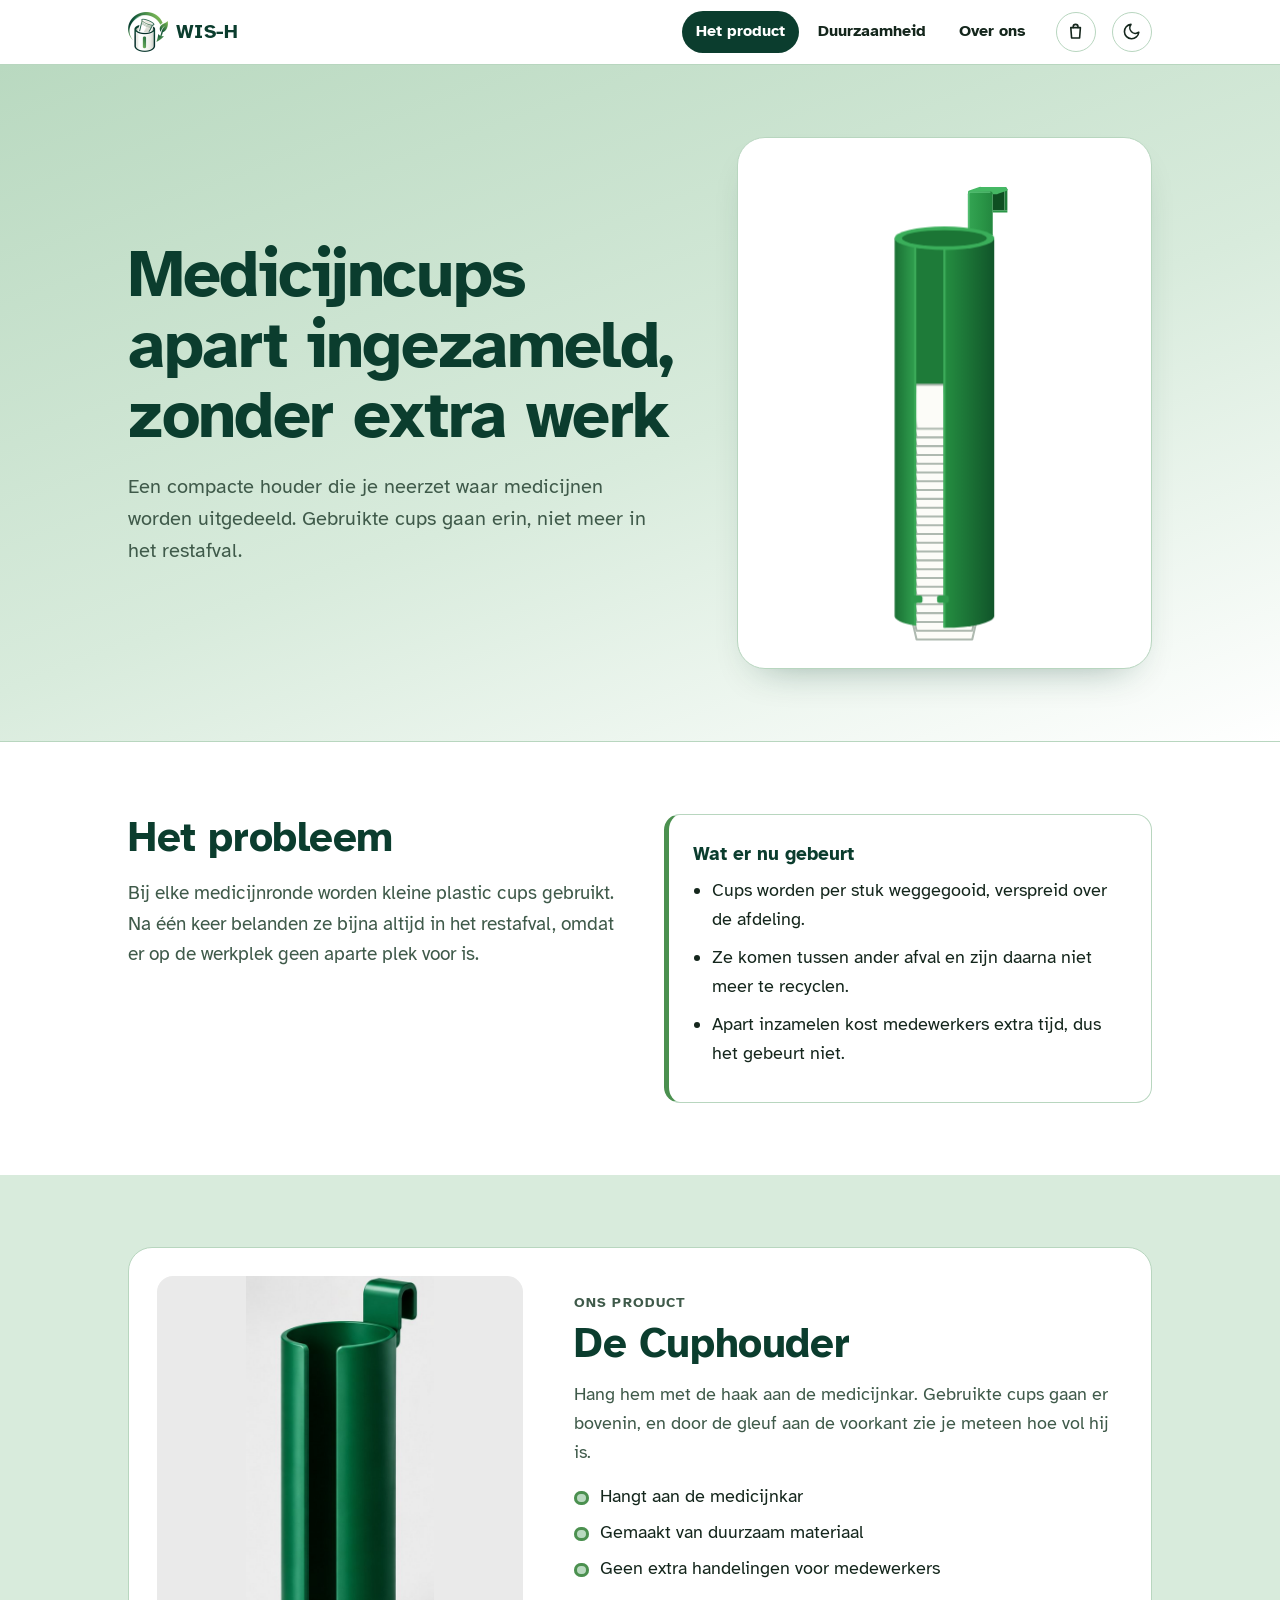
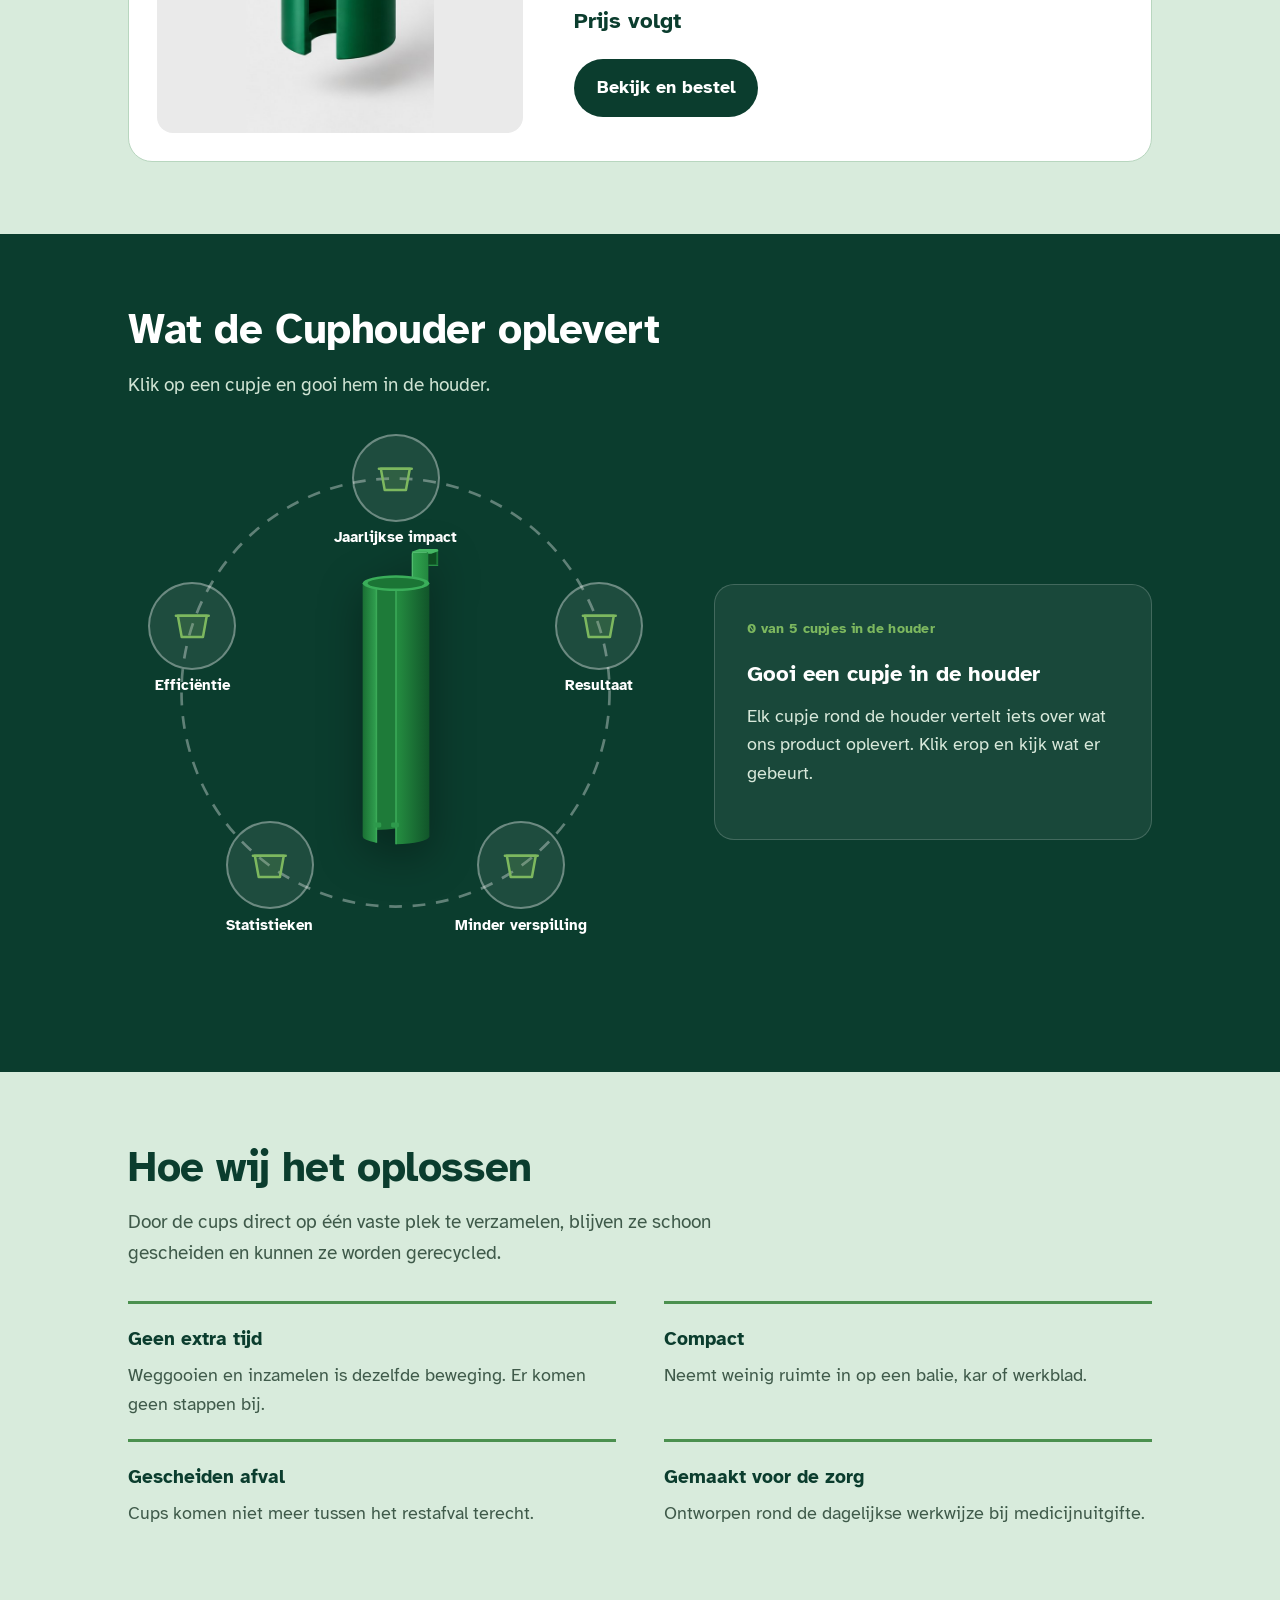
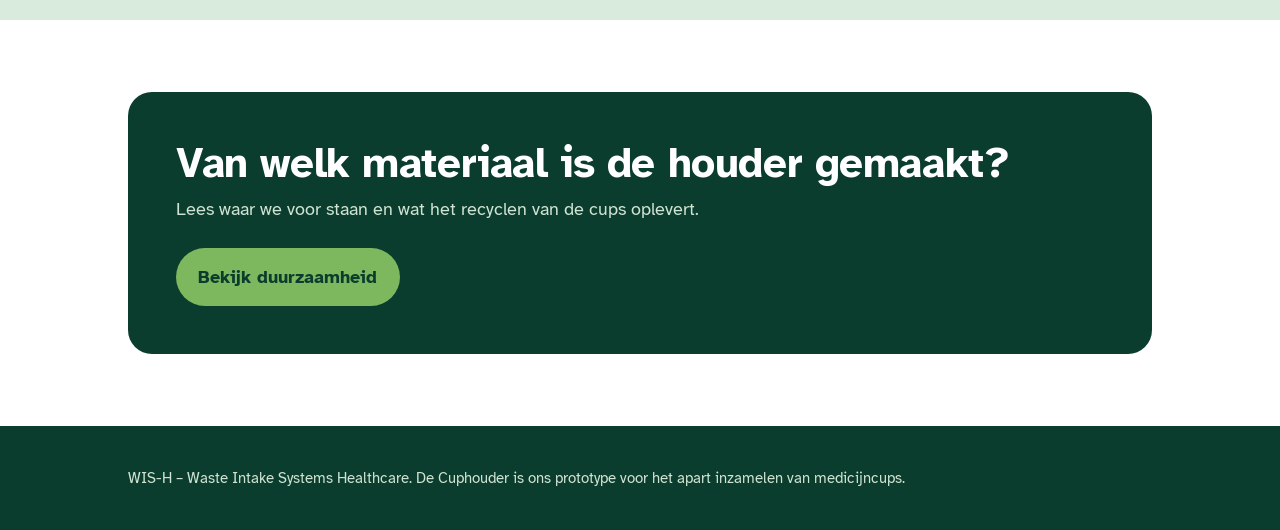
<file: index.html>
<!DOCTYPE html>
<html lang="nl">
<head>
  <meta charset="utf-8">
  <meta name="viewport" content="width=device-width, initial-scale=1, viewport-fit=cover">
  <meta name="description" content="Medicijncups apart inzamelen met een compacte houder, zonder extra werk voor zorgmedewerkers.">
  <title>Het product – WIS-H</title>
  <link rel="icon" type="image/png" href="assets/img/favicon.png">
  <link rel="apple-touch-icon" href="assets/img/apple-touch-icon.png">
  <link rel="preconnect" href="https://fonts.googleapis.com">
  <link rel="preconnect" href="https://fonts.gstatic.com" crossorigin>
  <link href="https://fonts.googleapis.com/css2?family=Atkinson+Hyperlegible:wght@400;700&display=swap" rel="stylesheet">
  <link rel="stylesheet" href="css/style.css">
  <script src="js/theme.js"></script>
</head>
<body>

<header>
  <div class="wrap bar">
    <a class="logo" href="index.html" aria-label="WIS-H, naar de homepagina">
      <img src="assets/img/wish-icon.png" alt="" width="40" height="40">
      <span class="logo-text">WIS-H</span>
    </a>
    <nav id="hoofdmenu" aria-label="Hoofdmenu">
      <a href="index.html" aria-current="page">Het product</a>
      <a href="duurzaamheid.html">Duurzaamheid</a>
      <a href="over-ons.html">Over ons</a>
    </nav>
    <a class="cart-link" href="winkelmandje.html" aria-label="Winkelmandje, 0 producten">
      <svg viewBox="0 0 24 24" fill="none" stroke="currentColor" stroke-width="2" stroke-linecap="round" stroke-linejoin="round" aria-hidden="true"><path d="M6 7h12l-1 13H7z"/><path d="M9 7V6a3 3 0 0 1 6 0v1"/></svg>
      <span class="cart-count" hidden>0</span>
    </a>
    <button class="mode" type="button" aria-label="Donkere modus aanzetten">
      <svg class="moon" viewBox="0 0 24 24" fill="none" stroke="currentColor" stroke-width="2" stroke-linecap="round" stroke-linejoin="round" aria-hidden="true"><path d="M21 12.8A9 9 0 1 1 11.2 3a7 7 0 0 0 9.8 9.8z"/></svg>
      <svg class="sun" viewBox="0 0 24 24" fill="none" stroke="currentColor" stroke-width="2" stroke-linecap="round" aria-hidden="true"><circle cx="12" cy="12" r="4.5"/><path d="M12 2v2M12 20v2M4.9 4.9l1.4 1.4M17.7 17.7l1.4 1.4M2 12h2M20 12h2M4.9 19.1l1.4-1.4M17.7 6.3l1.4-1.4"/></svg>
    </button>
    <button class="burger" type="button" aria-label="Menu openen" aria-expanded="false" aria-controls="hoofdmenu">
      <svg class="open" viewBox="0 0 24 24" fill="none" stroke="currentColor" stroke-width="2" stroke-linecap="round" aria-hidden="true"><path d="M4 7h16M4 12h16M4 17h16"/></svg>
      <svg class="close" viewBox="0 0 24 24" fill="none" stroke="currentColor" stroke-width="2" stroke-linecap="round" aria-hidden="true"><path d="M6 6l12 12M18 6L6 18"/></svg>
    </button>
  </div>
</header>

<main>
  <div class="hero">
    <div class="wrap">
      <div>
        <h1>Medicijncups apart ingezameld, zonder extra werk</h1>
        <p>Een compacte houder die je neerzet waar medicijnen worden uitgedeeld. Gebruikte cups gaan erin, niet meer in het restafval.</p>
      </div>
      <svg viewBox="0 0 260 340" role="img" aria-label="De Cuphouder: een groene cilinder met een haak, open boven- en onderkant en een gleuf aan de voorkant waardoor je de gestapelde medicijncups ziet">
        <g transform="translate(70 30)">
          <defs>
            <linearGradient id="hh-body" gradientUnits="userSpaceOnUse" x1="26" x2="94">
              <stop offset="0" stop-color="#1A7034"/><stop offset=".18" stop-color="#2E9A4C"/>
              <stop offset=".55" stop-color="#23893F"/><stop offset="1" stop-color="#11552A"/>
            </linearGradient>
            <linearGradient id="hh-hf" gradientUnits="userSpaceOnUse" x1="76" x2="93">
              <stop offset="0" stop-color="#34A553"/><stop offset=".55" stop-color="#2A9647"/><stop offset="1" stop-color="#23873F"/>
            </linearGradient>
            <clipPath id="hh-slot"><rect x="40" y="22" width="20" height="270"/><rect x="20" y="270" width="80" height="40"/></clipPath>
          </defs>
          <g class="hp-hook">
            <path class="hp-hook-inner" d="M93 -9.5L101 -12.5V3H93z"/>
            <path class="hp-hook-back" d="M101 -13a2 2 0 0 1 2 1.6V3h-2z"/>
            <path class="hp-hook-edge" d="M93 3H103v1.4H93z"/>
            <path class="hp-hook-top" d="M76 -9.6a2 2 0 0 1 1.4-1.1l6.4 -2.2a2 2 0 0 1 1-.1H101a2 2 0 0 1 2 2.4l-6.4 2.2a2 2 0 0 1-1.6.4H77.4z"/>
            <path d="M76 -8a2 2 0 0 1 2-2h13a2 2 0 0 1 2 2V20H76z" fill="url(#hh-hf)"/>
            <path class="hp-hook-shine" d="M76.7 19V-8a1.4 1.4 0 0 1 1.4-1.4H91"/>
          </g>
          <path class="hp-slot" d="M40 22H60V272.0A34 8 0 0 1 40 273.5z"/>
          <g class="hp-stack" clip-path="url(#hh-slot)"><path class="hp-cup" d="M34 266h52l-7 30h-38z"/><path class="hp-cup" d="M34 260h52l-7 30h-38z"/><path class="hp-cup" d="M34 254h52l-7 30h-38z"/><path class="hp-cup" d="M34 248h52l-7 30h-38z"/><path class="hp-cup" d="M34 242h52l-7 30h-38z"/><path class="hp-cup" d="M34 236h52l-7 30h-38z"/><path class="hp-cup" d="M34 230h52l-7 30h-38z"/><path class="hp-cup" d="M34 224h52l-7 30h-38z"/><path class="hp-cup" d="M34 218h52l-7 30h-38z"/><path class="hp-cup" d="M34 212h52l-7 30h-38z"/><path class="hp-cup" d="M34 206h52l-7 30h-38z"/><path class="hp-cup" d="M34 200h52l-7 30h-38z"/><path class="hp-cup" d="M34 194h52l-7 30h-38z"/><path class="hp-cup" d="M34 188h52l-7 30h-38z"/><path class="hp-cup" d="M34 182h52l-7 30h-38z"/><path class="hp-cup" d="M34 176h52l-7 30h-38z"/><path class="hp-cup" d="M34 170h52l-7 30h-38z"/><path class="hp-cup" d="M34 164h52l-7 30h-38z"/><path class="hp-cup" d="M34 158h52l-7 30h-38z"/><path class="hp-cup" d="M34 152h52l-7 30h-38z"/><path class="hp-cup" d="M34 146h52l-7 30h-38z"/><path class="hp-cup" d="M34 140h52l-7 30h-38z"/><path class="hp-cup" d="M34 134h52l-7 30h-38z"/><path class="hp-cup" d="M34 128h52l-7 30h-38z"/><path class="hp-cup drop" d="M34 122h52l-7 30h-38z"/></g>
          <path d="M26 22V280A34 8 0 0 0 40 286.5V22z" fill="url(#hh-body)"/>
          <path d="M94 22V280A34 8 0 0 1 60 288.0V22z" fill="url(#hh-body)"/>
          <path class="hp-lip" d="M40 26V286.5M60 26V288.0"/>
          <rect class="hp-tab" x="37" y="266" width="8" height="5" rx="1.5"/>
          <rect class="hp-tab" x="55" y="266" width="8" height="5" rx="1.5"/>
          <ellipse class="hp-rim" cx="60" cy="22" rx="34" ry="8"/>
          <ellipse class="hp-mouth" cx="60" cy="22" rx="29" ry="5.5"/>
        </g>
      </svg>
    </div>
  </div>

  <section id="probleem">
    <div class="wrap split">
      <div>
        <h2>Het probleem</h2>
        <p class="lead">Bij elke medicijnronde worden kleine plastic cups gebruikt. Na één keer belanden ze bijna altijd in het restafval, omdat er op de werkplek geen aparte plek voor is.</p>
      </div>
      <div class="bin">
        <h3>Wat er nu gebeurt</h3>
        <ul>
          <li>Cups worden per stuk weggegooid, verspreid over de afdeling.</li>
          <li>Ze komen tussen ander afval en zijn daarna niet meer te recyclen.</li>
          <li>Apart inzamelen kost medewerkers extra tijd, dus het gebeurt niet.</li>
        </ul>
      </div>
    </div>
  </section>

  <section id="product" class="product-teaser">
    <div class="wrap">
      <a class="teaser-card" href="product.html">
        <div class="teaser-img">
          <img src="assets/img/product/cuphouder-vooraanzicht.jpg" alt="De groene Cuphouder: een cilinder met een gleuf aan de voorkant en een haak bovenop" width="424" height="1036" loading="lazy">
        </div>
        <div class="teaser-body">
          <p class="eyebrow">Ons product</p>
          <h2>De Cuphouder</h2>
          <p>Hang hem met de haak aan de medicijnkar. Gebruikte cups gaan er bovenin, en door de gleuf aan de voorkant zie je meteen hoe vol hij is.</p>
          <ul class="teaser-points">
            <li>Hangt aan de medicijnkar</li>
            <li>Gemaakt van duurzaam materiaal</li>
            <li>Geen extra handelingen voor medewerkers</li>
          </ul>
          <p class="teaser-price" data-prijs="cuphouder">Prijs volgt</p>
          <span class="btn">Bekijk en bestel</span>
        </div>
      </a>
    </div>
  </section>

  <section id="impact" class="orbit-section">
    <div class="wrap">
      <h2>Wat de Cuphouder oplevert</h2>
      <p class="lead">Klik op een cupje en gooi hem in de houder.</p>

      <div class="orbit-layout">
        <div class="orbit">
          <!-- ring en cupjes draaien samen rond de houder -->
          <div class="orbit-spin">
            <svg class="orbit-ring" viewBox="0 0 100 100" aria-hidden="true"><circle cx="50" cy="50" r="40"/></svg>
            <button class="orbit-cup" type="button" style="--x:50%;--y:10%" data-panel="impact" aria-pressed="false" aria-controls="orbit-panel">
              <span class="cup-inner">
                <span class="cup-ball"><svg viewBox="0 0 40 32" aria-hidden="true"><path d="M5 6h30l-4 22H9z" fill="currentColor" fill-opacity=".18" stroke="currentColor" stroke-width="2.6" stroke-linejoin="round"/><path d="M3 6h34" stroke="currentColor" stroke-width="2.6" stroke-linecap="round"/></svg></span>
                <span class="cup-label">Jaarlijkse impact</span>
              </span>
            </button>
            <button class="orbit-cup" type="button" style="--x:88%;--y:37.6%" data-panel="resultaat" aria-pressed="false" aria-controls="orbit-panel">
              <span class="cup-inner">
                <span class="cup-ball"><svg viewBox="0 0 40 32" aria-hidden="true"><path d="M5 6h30l-4 22H9z" fill="currentColor" fill-opacity=".18" stroke="currentColor" stroke-width="2.6" stroke-linejoin="round"/><path d="M3 6h34" stroke="currentColor" stroke-width="2.6" stroke-linecap="round"/></svg></span>
                <span class="cup-label">Resultaat</span>
              </span>
            </button>
            <button class="orbit-cup" type="button" style="--x:73.5%;--y:82.4%" data-panel="verspilling" aria-pressed="false" aria-controls="orbit-panel">
              <span class="cup-inner">
                <span class="cup-ball"><svg viewBox="0 0 40 32" aria-hidden="true"><path d="M5 6h30l-4 22H9z" fill="currentColor" fill-opacity=".18" stroke="currentColor" stroke-width="2.6" stroke-linejoin="round"/><path d="M3 6h34" stroke="currentColor" stroke-width="2.6" stroke-linecap="round"/></svg></span>
                <span class="cup-label">Minder verspilling</span>
              </span>
            </button>
            <button class="orbit-cup" type="button" style="--x:26.5%;--y:82.4%" data-panel="statistieken" aria-pressed="false" aria-controls="orbit-panel">
              <span class="cup-inner">
                <span class="cup-ball"><svg viewBox="0 0 40 32" aria-hidden="true"><path d="M5 6h30l-4 22H9z" fill="currentColor" fill-opacity=".18" stroke="currentColor" stroke-width="2.6" stroke-linejoin="round"/><path d="M3 6h34" stroke="currentColor" stroke-width="2.6" stroke-linecap="round"/></svg></span>
                <span class="cup-label">Statistieken</span>
              </span>
            </button>
            <button class="orbit-cup" type="button" style="--x:12%;--y:37.6%" data-panel="efficientie" aria-pressed="false" aria-controls="orbit-panel">
              <span class="cup-inner">
                <span class="cup-ball"><svg viewBox="0 0 40 32" aria-hidden="true"><path d="M5 6h30l-4 22H9z" fill="currentColor" fill-opacity=".18" stroke="currentColor" stroke-width="2.6" stroke-linejoin="round"/><path d="M3 6h34" stroke="currentColor" stroke-width="2.6" stroke-linecap="round"/></svg></span>
                <span class="cup-label">Efficiëntie</span>
              </span>
            </button>
          </div>

          <div class="orbit-product">
            <svg viewBox="0 -24 120 324" role="img" aria-label="De Cuphouder">
              <defs>
                <linearGradient id="oh-body" gradientUnits="userSpaceOnUse" x1="26" x2="94">
                  <stop offset="0" stop-color="#1A7034"/><stop offset=".18" stop-color="#2E9A4C"/>
                  <stop offset=".55" stop-color="#23893F"/><stop offset="1" stop-color="#11552A"/>
                </linearGradient>
                <linearGradient id="oh-hf" gradientUnits="userSpaceOnUse" x1="76" x2="93">
                  <stop offset="0" stop-color="#34A553"/><stop offset=".55" stop-color="#2A9647"/><stop offset="1" stop-color="#23873F"/>
                </linearGradient>
                <clipPath id="oh-slot"><rect x="40" y="22" width="20" height="270"/><rect x="20" y="270" width="80" height="40"/></clipPath>
              </defs>
              <g class="hp-hook">
                <path class="hp-hook-inner" d="M93 -9.5L101 -12.5V3H93z"/>
                <path class="hp-hook-back" d="M101 -13a2 2 0 0 1 2 1.6V3h-2z"/>
                <path class="hp-hook-edge" d="M93 3H103v1.4H93z"/>
                <path class="hp-hook-top" d="M76 -9.6a2 2 0 0 1 1.4-1.1l6.4 -2.2a2 2 0 0 1 1-.1H101a2 2 0 0 1 2 2.4l-6.4 2.2a2 2 0 0 1-1.6.4H77.4z"/>
                <path d="M76 -8a2 2 0 0 1 2-2h13a2 2 0 0 1 2 2V20H76z" fill="url(#oh-hf)"/>
                <path class="hp-hook-shine" d="M76.7 19V-8a1.4 1.4 0 0 1 1.4-1.4H91"/>
              </g>
              <path class="hp-slot" d="M40 22H60V272.0A34 8 0 0 1 40 273.5z"/>
              <g class="hp-stack" clip-path="url(#oh-slot)"></g>
              <path d="M26 22V280A34 8 0 0 0 40 286.5V22z" fill="url(#oh-body)"/>
              <path d="M94 22V280A34 8 0 0 1 60 288.0V22z" fill="url(#oh-body)"/>
              <path class="hp-lip" d="M40 26V286.5M60 26V288.0"/>
              <rect class="hp-tab" x="37" y="266" width="8" height="5" rx="1.5"/>
              <rect class="hp-tab" x="55" y="266" width="8" height="5" rx="1.5"/>
              <ellipse class="hp-rim" cx="60" cy="22" rx="34" ry="8"/>
              <ellipse class="hp-mouth" cx="60" cy="22" rx="29" ry="5.5"/>
            </svg>
          </div>

          <div class="recycle-bin" aria-hidden="true">
            <svg viewBox="0 0 100 82">
              <path class="bin-back" d="M14 30h72l-4 6H18z"/>
              <path class="bin-flap" d="M12 30 2 14h30l6 16z"/>
              <path class="bin-flap" d="M88 30l10-16H68l-6 16z"/>
              <path class="bin-body" d="M10 30h80l-6 48H16z"/>
              <path class="bin-tape" d="M10 30h80v6H10z"/>
              <text class="bin-icon" x="50" y="66">&#9851;</text>
            </svg>
          </div>

        </div>

        <div class="orbit-panel" id="orbit-panel" aria-live="polite">
          <p class="orbit-count"><span id="cup-count">0</span> van 5 cupjes in de houder</p>

          <div class="panel" data-panel="intro">
            <h3>Gooi een cupje in de houder</h3>
            <p>Elk cupje rond de houder vertelt iets over wat ons product oplevert. Klik erop en kijk wat er gebeurt.</p>
          </div>

          <div class="panel" data-panel="impact" hidden>
            <h3>Jaarlijkse impact</h3>
            <p>Op een afdeling worden elke dag medicijncups gebruikt. Over een heel jaar loopt dat op tot een flinke berg plastic. Met de Cuphouder wordt die berg ingezameld in plaats van weggegooid.</p>
            <p class="big"><span class="todo">[aantal]</span> cups per afdeling per jaar uit het restafval</p>
          </div>

          <div class="panel" data-panel="resultaat" hidden>
            <h3>Resultaat</h3>
            <ul>
              <li>Medicijncups worden apart ingezameld.</li>
              <li>Ze blijven schoon en zijn daardoor te recyclen.</li>
              <li>Minder restafval op de afdeling.</li>
              <li>Eén vaste plek die iedereen kent.</li>
            </ul>
          </div>

          <div class="panel" data-panel="verspilling" hidden>
            <h3>Minder verspilling</h3>
            <p>Een medicijncup wordt één keer gebruikt en is daarna afval. Door de cups apart te houden, krijgt het plastic een tweede leven als nieuw materiaal in plaats van verbrand te worden.</p>
          </div>

          <div class="panel" data-panel="statistieken" hidden>
            <h3>Statistieken</h3>
            <div class="mini-stats">
              <div><b class="todo">[aantal]</b><span>cups ingezameld</span></div>
              <div><b class="todo">[kg]</b><span>plastic gerecycled</span></div>
              <div><b class="todo">[%]</b><span>minder restafval</span></div>
            </div>
          </div>

          <div class="panel" data-panel="efficientie" hidden>
            <h3>Efficiëntie</h3>
            <p>Inzamelen kost geen extra handeling. De cup gaat in de houder in plaats van in de prullenbak: dezelfde beweging, op dezelfde plek. Is de houder vol, dan gaat de hele stapel in één keer naar de recycling.</p>
          </div>

          <button class="orbit-reset" type="button" hidden>Houder legen</button>
        </div>
      </div>
    </div>
  </section>

  <section id="oplossing">
    <div class="wrap">
      <h2>Hoe wij het oplossen</h2>
      <p class="lead">Door de cups direct op één vaste plek te verzamelen, blijven ze schoon gescheiden en kunnen ze worden gerecycled.</p>
      <div class="benefits">
        <div><h3>Geen extra tijd</h3><p>Weggooien en inzamelen is dezelfde beweging. Er komen geen stappen bij.</p></div>
        <div><h3>Compact</h3><p>Neemt weinig ruimte in op een balie, kar of werkblad.</p></div>
        <div><h3>Gescheiden afval</h3><p>Cups komen niet meer tussen het restafval terecht.</p></div>
        <div><h3>Gemaakt voor de zorg</h3><p>Ontworpen rond de dagelijkse werkwijze bij medicijnuitgifte.</p></div>
      </div>
    </div>
  </section>

  <section>
    <div class="wrap">
      <div class="cta-box">
        <h2>Van welk materiaal is de houder gemaakt?</h2>
        <p>Lees waar we voor staan en wat het recyclen van de cups oplevert.</p>
        <a class="btn" href="duurzaamheid.html">Bekijk duurzaamheid</a>
      </div>
    </div>
  </section>
</main>

<footer>
  <div class="wrap">WIS-H – Waste Intake Systems Healthcare. De Cuphouder is ons prototype voor het apart inzamelen van medicijncups.</div>
</footer>

<script src="js/main.js" defer></script>
<script src="js/shop.js" defer></script>
</body>
</html>
</file>
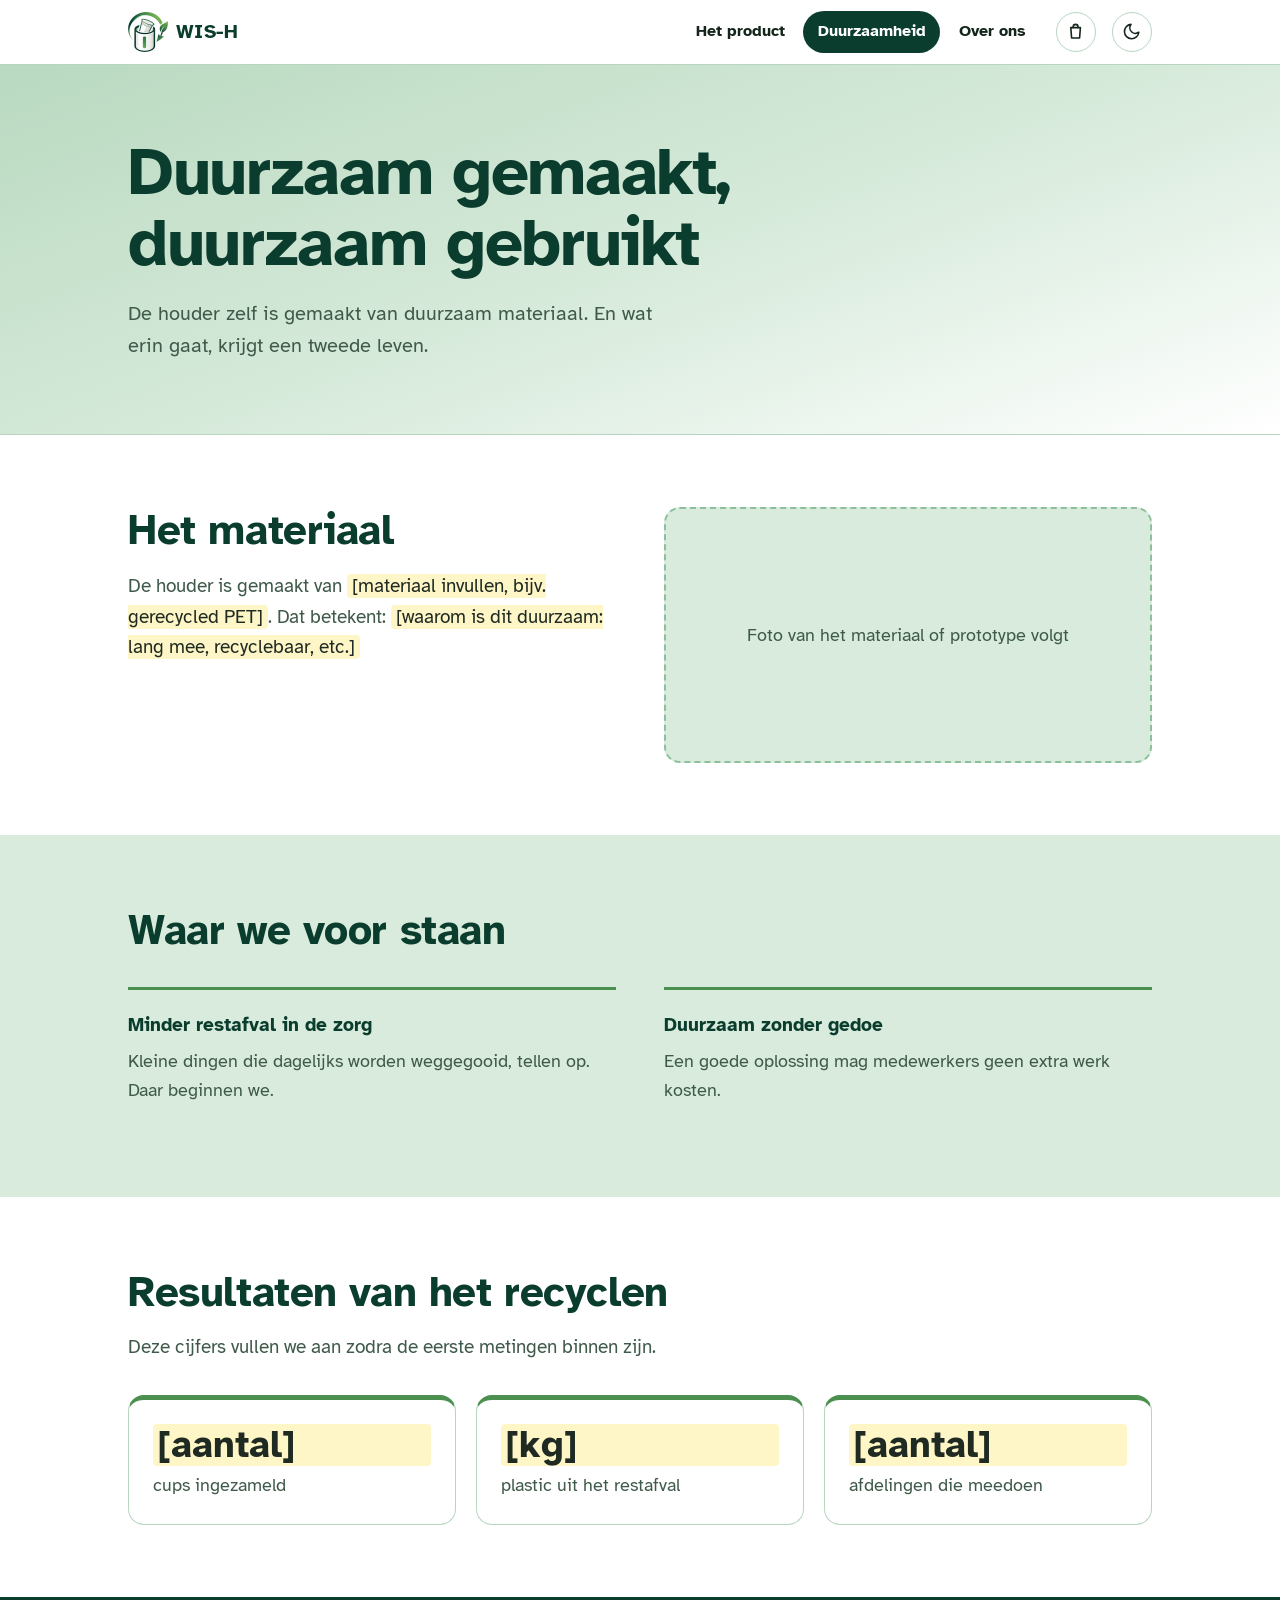
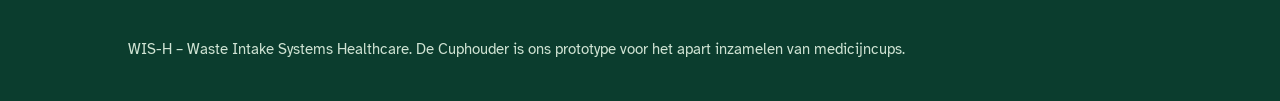
<file: duurzaamheid.html>
<!DOCTYPE html>
<html lang="nl">
<head>
  <meta charset="utf-8">
  <meta name="viewport" content="width=device-width, initial-scale=1, viewport-fit=cover">
  <meta name="description" content="Het duurzame materiaal van de Cuphouder en de resultaten van het recyclen van medicijncups.">
  <title>Duurzaamheid – WIS-H</title>
  <link rel="icon" type="image/png" href="assets/img/favicon.png">
  <link rel="apple-touch-icon" href="assets/img/apple-touch-icon.png">
  <link rel="preconnect" href="https://fonts.googleapis.com">
  <link rel="preconnect" href="https://fonts.gstatic.com" crossorigin>
  <link href="https://fonts.googleapis.com/css2?family=Atkinson+Hyperlegible:wght@400;700&display=swap" rel="stylesheet">
  <link rel="stylesheet" href="css/style.css">
  <script src="js/theme.js"></script>
</head>
<body>

<header>
  <div class="wrap bar">
    <a class="logo" href="index.html" aria-label="WIS-H, naar de homepagina">
      <img src="assets/img/wish-icon.png" alt="" width="40" height="40">
      <span class="logo-text">WIS-H</span>
    </a>
    <nav id="hoofdmenu" aria-label="Hoofdmenu">
      <a href="index.html">Het product</a>
      <a href="duurzaamheid.html" aria-current="page">Duurzaamheid</a>
      <a href="over-ons.html">Over ons</a>
    </nav>
    <a class="cart-link" href="winkelmandje.html" aria-label="Winkelmandje, 0 producten">
      <svg viewBox="0 0 24 24" fill="none" stroke="currentColor" stroke-width="2" stroke-linecap="round" stroke-linejoin="round" aria-hidden="true"><path d="M6 7h12l-1 13H7z"/><path d="M9 7V6a3 3 0 0 1 6 0v1"/></svg>
      <span class="cart-count" hidden>0</span>
    </a>
    <button class="mode" type="button" aria-label="Donkere modus aanzetten">
      <svg class="moon" viewBox="0 0 24 24" fill="none" stroke="currentColor" stroke-width="2" stroke-linecap="round" stroke-linejoin="round" aria-hidden="true"><path d="M21 12.8A9 9 0 1 1 11.2 3a7 7 0 0 0 9.8 9.8z"/></svg>
      <svg class="sun" viewBox="0 0 24 24" fill="none" stroke="currentColor" stroke-width="2" stroke-linecap="round" aria-hidden="true"><circle cx="12" cy="12" r="4.5"/><path d="M12 2v2M12 20v2M4.9 4.9l1.4 1.4M17.7 17.7l1.4 1.4M2 12h2M20 12h2M4.9 19.1l1.4-1.4M17.7 6.3l1.4-1.4"/></svg>
    </button>
    <button class="burger" type="button" aria-label="Menu openen" aria-expanded="false" aria-controls="hoofdmenu">
      <svg class="open" viewBox="0 0 24 24" fill="none" stroke="currentColor" stroke-width="2" stroke-linecap="round" aria-hidden="true"><path d="M4 7h16M4 12h16M4 17h16"/></svg>
      <svg class="close" viewBox="0 0 24 24" fill="none" stroke="currentColor" stroke-width="2" stroke-linecap="round" aria-hidden="true"><path d="M6 6l12 12M18 6L6 18"/></svg>
    </button>
  </div>
</header>

<main>
  <div class="hero">
    <div class="wrap hero-simple">
      <div>
        <h1>Duurzaam gemaakt, duurzaam gebruikt</h1>
        <p>De houder zelf is gemaakt van duurzaam materiaal. En wat erin gaat, krijgt een tweede leven.</p>
      </div>
    </div>
  </div>

  <section id="materiaal">
    <div class="wrap split">
      <div>
        <h2>Het materiaal</h2>
        <p class="lead">De houder is gemaakt van <span class="todo">[materiaal invullen, bijv. gerecycled PET]</span>. Dat betekent: <span class="todo">[waarom is dit duurzaam: lang mee, recyclebaar, etc.]</span></p>
      </div>
      <div class="photo">Foto van het materiaal of prototype volgt</div>
    </div>
  </section>

  <section id="waar-we-voor-staan">
    <div class="wrap">
      <h2>Waar we voor staan</h2>
      <div class="benefits">
        <div><h3>Minder restafval in de zorg</h3><p>Kleine dingen die dagelijks worden weggegooid, tellen op. Daar beginnen we.</p></div>
        <div><h3>Duurzaam zonder gedoe</h3><p>Een goede oplossing mag medewerkers geen extra werk kosten.</p></div>
      </div>
    </div>
  </section>

  <section id="resultaten">
    <div class="wrap">
      <h2>Resultaten van het recyclen</h2>
      <p class="lead">Deze cijfers vullen we aan zodra de eerste metingen binnen zijn.</p>
      <div class="stats">
        <div class="stat"><b class="todo">[aantal]</b><span>cups ingezameld</span></div>
        <div class="stat"><b class="todo">[kg]</b><span>plastic uit het restafval</span></div>
        <div class="stat"><b class="todo">[aantal]</b><span>afdelingen die meedoen</span></div>
      </div>
    </div>
  </section>
</main>

<footer>
  <div class="wrap">WIS-H – Waste Intake Systems Healthcare. De Cuphouder is ons prototype voor het apart inzamelen van medicijncups.</div>
</footer>

<script src="js/main.js" defer></script>
<script src="js/shop.js" defer></script>
</body>
</html>
</file>
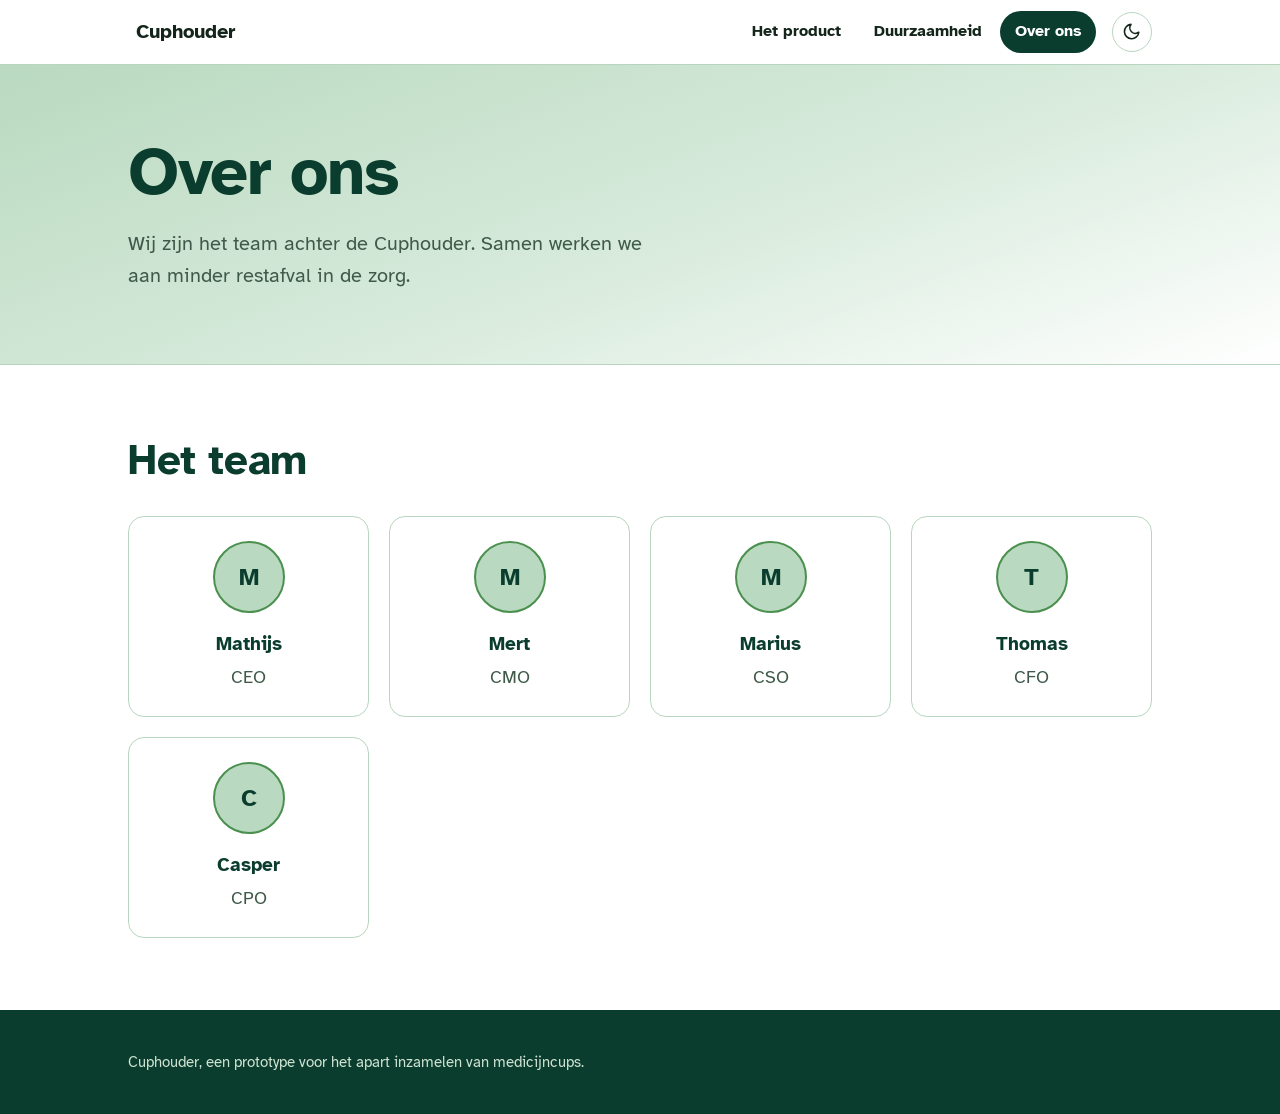
<file: over-ons.html>
<!DOCTYPE html>
<html lang="nl">
<head>
  <meta charset="utf-8">
  <meta name="viewport" content="width=device-width, initial-scale=1, viewport-fit=cover">
  <meta name="description" content="Het team achter de Cuphouder.">
  <title>Over ons – Cuphouder</title>
  <link rel="icon" href="data:image/svg+xml,<svg xmlns='http://www.w3.org/2000/svg' viewBox='0 0 100 100'><circle cx='50' cy='50' r='45' fill='%23CFE8D5'/></svg>">
  <link rel="preconnect" href="https://fonts.googleapis.com">
  <link rel="preconnect" href="https://fonts.gstatic.com" crossorigin>
  <link href="https://fonts.googleapis.com/css2?family=Atkinson+Hyperlegible:wght@400;700&display=swap" rel="stylesheet">
  <link rel="stylesheet" href="css/style.css">
  <script src="js/theme.js"></script>
</head>
<body>

<header>
  <div class="wrap bar">
    <a class="logo" href="index.html"><span aria-hidden="true"></span>Cuphouder</a>
    <nav id="hoofdmenu" aria-label="Hoofdmenu">
      <a href="index.html">Het product</a>
      <a href="duurzaamheid.html">Duurzaamheid</a>
      <a href="over-ons.html" aria-current="page">Over ons</a>
    </nav>
    <button class="mode" type="button" aria-label="Donkere modus aanzetten">
      <svg class="moon" viewBox="0 0 24 24" fill="none" stroke="currentColor" stroke-width="2" stroke-linecap="round" stroke-linejoin="round" aria-hidden="true"><path d="M21 12.8A9 9 0 1 1 11.2 3a7 7 0 0 0 9.8 9.8z"/></svg>
      <svg class="sun" viewBox="0 0 24 24" fill="none" stroke="currentColor" stroke-width="2" stroke-linecap="round" aria-hidden="true"><circle cx="12" cy="12" r="4.5"/><path d="M12 2v2M12 20v2M4.9 4.9l1.4 1.4M17.7 17.7l1.4 1.4M2 12h2M20 12h2M4.9 19.1l1.4-1.4M17.7 6.3l1.4-1.4"/></svg>
    </button>
    <button class="burger" type="button" aria-label="Menu openen" aria-expanded="false" aria-controls="hoofdmenu">
      <svg class="open" viewBox="0 0 24 24" fill="none" stroke="currentColor" stroke-width="2" stroke-linecap="round" aria-hidden="true"><path d="M4 7h16M4 12h16M4 17h16"/></svg>
      <svg class="close" viewBox="0 0 24 24" fill="none" stroke="currentColor" stroke-width="2" stroke-linecap="round" aria-hidden="true"><path d="M6 6l12 12M18 6L6 18"/></svg>
    </button>
  </div>
</header>

<main>
  <div class="hero">
    <div class="wrap hero-simple">
      <div>
        <h1>Over ons</h1>
        <p>Wij zijn het team achter de Cuphouder. Samen werken we aan minder restafval in de zorg.</p>
      </div>
    </div>
  </div>
  <section>
    <div class="wrap">
      <h2>Het team</h2>
      <div class="team">
        <div class="member"><div class="avatar">M</div><h3>Mathijs</h3><p>CEO</p></div>
        <div class="member"><div class="avatar">M</div><h3>Mert</h3><p>CMO</p></div>
        <div class="member"><div class="avatar">M</div><h3>Marius</h3><p>CSO</p></div>
        <div class="member"><div class="avatar">T</div><h3>Thomas</h3><p>CFO</p></div>
        <div class="member"><div class="avatar">C</div><h3>Casper</h3><p>CPO</p></div>
      </div>
    </div>
  </section>
</main>

<footer>
  <div class="wrap">Cuphouder, een prototype voor het apart inzamelen van medicijncups.</div>
</footer>

<script src="js/main.js" defer></script>
</body>
</html>
</file>
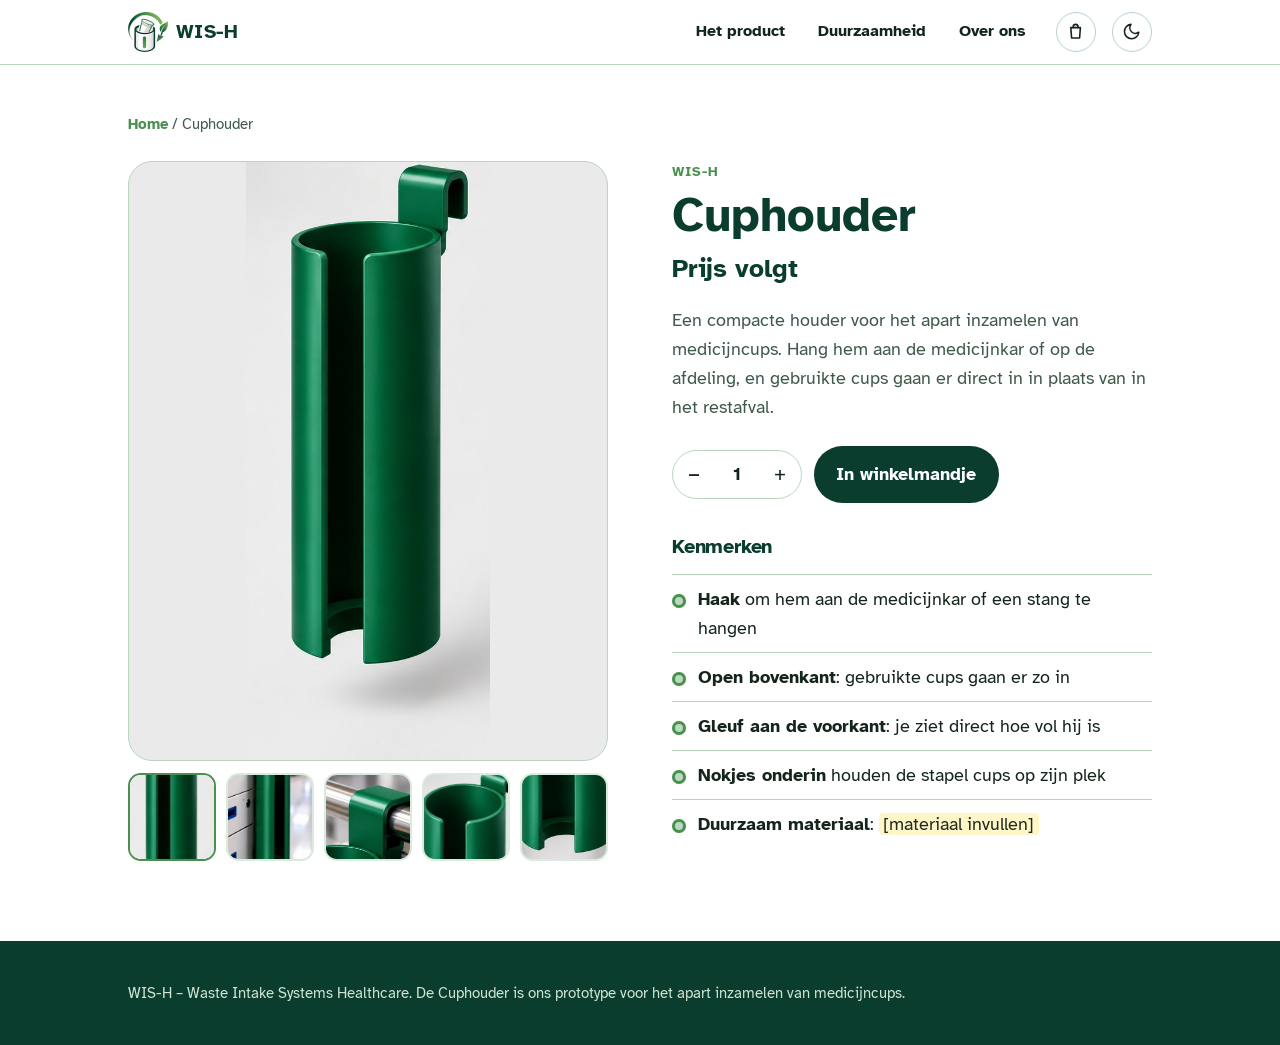
<file: product.html>
<!DOCTYPE html>
<html lang="nl">
<head>
  <meta charset="utf-8">
  <meta name="viewport" content="width=device-width, initial-scale=1, viewport-fit=cover">
  <meta name="description" content="Bestel de Cuphouder van WIS-H: een houder om medicijncups apart in te zamelen.">
  <title>Cuphouder – WIS-H</title>
  <link rel="icon" type="image/png" href="assets/img/favicon.png">
  <link rel="apple-touch-icon" href="assets/img/apple-touch-icon.png">
  <link rel="preconnect" href="https://fonts.googleapis.com">
  <link rel="preconnect" href="https://fonts.gstatic.com" crossorigin>
  <link href="https://fonts.googleapis.com/css2?family=Atkinson+Hyperlegible:wght@400;700&display=swap" rel="stylesheet">
  <link rel="stylesheet" href="css/style.css">
  <script src="js/theme.js"></script>
</head>
<body>

<header>
  <div class="wrap bar">
    <a class="logo" href="index.html" aria-label="WIS-H, naar de homepagina">
      <img src="assets/img/wish-icon.png" alt="" width="40" height="40">
      <span class="logo-text">WIS-H</span>
    </a>
    <nav id="hoofdmenu" aria-label="Hoofdmenu">
      <a href="index.html">Het product</a>
      <a href="duurzaamheid.html">Duurzaamheid</a>
      <a href="over-ons.html">Over ons</a>
    </nav>
    <a class="cart-link" href="winkelmandje.html" aria-label="Winkelmandje, 0 producten">
      <svg viewBox="0 0 24 24" fill="none" stroke="currentColor" stroke-width="2" stroke-linecap="round" stroke-linejoin="round" aria-hidden="true"><path d="M6 7h12l-1 13H7z"/><path d="M9 7V6a3 3 0 0 1 6 0v1"/></svg>
      <span class="cart-count" hidden>0</span>
    </a>
    <button class="mode" type="button" aria-label="Donkere modus aanzetten">
      <svg class="moon" viewBox="0 0 24 24" fill="none" stroke="currentColor" stroke-width="2" stroke-linecap="round" stroke-linejoin="round" aria-hidden="true"><path d="M21 12.8A9 9 0 1 1 11.2 3a7 7 0 0 0 9.8 9.8z"/></svg>
      <svg class="sun" viewBox="0 0 24 24" fill="none" stroke="currentColor" stroke-width="2" stroke-linecap="round" aria-hidden="true"><circle cx="12" cy="12" r="4.5"/><path d="M12 2v2M12 20v2M4.9 4.9l1.4 1.4M17.7 17.7l1.4 1.4M2 12h2M20 12h2M4.9 19.1l1.4-1.4M17.7 6.3l1.4-1.4"/></svg>
    </button>
    <button class="burger" type="button" aria-label="Menu openen" aria-expanded="false" aria-controls="hoofdmenu">
      <svg class="open" viewBox="0 0 24 24" fill="none" stroke="currentColor" stroke-width="2" stroke-linecap="round" aria-hidden="true"><path d="M4 7h16M4 12h16M4 17h16"/></svg>
      <svg class="close" viewBox="0 0 24 24" fill="none" stroke="currentColor" stroke-width="2" stroke-linecap="round" aria-hidden="true"><path d="M6 6l12 12M18 6L6 18"/></svg>
    </button>
  </div>
</header>

<main>
  <section class="product-page">
    <div class="wrap">
      <div class="breadcrumb" role="navigation" aria-label="Kruimelpad"><a href="index.html">Home</a> <span aria-hidden="true">/</span> <span aria-current="page">Cuphouder</span></div>

      <div class="product-grid">
        <div class="gallery">
          <div class="gallery-main">
            <img src="assets/img/product/cuphouder-vooraanzicht.jpg" alt="De Cuphouder van voren: groene cilinder met gleuf en haak">
          </div>
          <div class="thumbs" role="group" aria-label="Foto's van de Cuphouder">
            <button class="thumb" type="button" data-src="assets/img/product/cuphouder-vooraanzicht.jpg" aria-current="true">
              <img src="assets/img/product/cuphouder-vooraanzicht.jpg" alt="De Cuphouder van voren: groene cilinder met gleuf en haak" loading="lazy">
            </button>
            <button class="thumb" type="button" data-src="assets/img/product/cuphouder-aan-medicijnkar.jpg" aria-current="false">
              <img src="assets/img/product/cuphouder-aan-medicijnkar.jpg" alt="De Cuphouder hangt aan een medicijnkar" loading="lazy">
            </button>
            <button class="thumb" type="button" data-src="assets/img/product/cuphouder-haak.jpg" aria-current="false">
              <img src="assets/img/product/cuphouder-haak.jpg" alt="De haak van de Cuphouder om een stang" loading="lazy">
            </button>
            <button class="thumb" type="button" data-src="assets/img/product/cuphouder-bovenkant.jpg" aria-current="false">
              <img src="assets/img/product/cuphouder-bovenkant.jpg" alt="De open bovenkant van de Cuphouder" loading="lazy">
            </button>
            <button class="thumb" type="button" data-src="assets/img/product/cuphouder-onderkant.jpg" aria-current="false">
              <img src="assets/img/product/cuphouder-onderkant.jpg" alt="De onderkant van de Cuphouder met de nokjes" loading="lazy">
            </button>
          </div>
        </div>

        <div class="product-info">
          <p class="eyebrow">WIS-H</p>
          <h1>Cuphouder</h1>
          <p class="price" data-prijs="cuphouder">Prijs volgt</p>
          <p class="product-intro">Een compacte houder voor het apart inzamelen van medicijncups. Hang hem aan de medicijnkar of op de afdeling, en gebruikte cups gaan er direct in in plaats van in het restafval.</p>

          <form class="add-to-cart" data-product="cuphouder">
            <div class="qty" role="group" aria-label="Aantal">
              <button type="button" data-stap="min" aria-label="Eén minder">−</button>
              <input type="number" min="1" max="99" value="1" aria-label="Aantal">
              <button type="button" data-stap="plus" aria-label="Eén meer">+</button>
            </div>
            <button class="btn" type="submit">In winkelmandje</button>
          </form>

          <h2 class="features-title">Kenmerken</h2>
          <ul class="features">
            <li><b>Haak</b> om hem aan de medicijnkar of een stang te hangen</li>
            <li><b>Open bovenkant</b>: gebruikte cups gaan er zo in</li>
            <li><b>Gleuf aan de voorkant</b>: je ziet direct hoe vol hij is</li>
            <li><b>Nokjes onderin</b> houden de stapel cups op zijn plek</li>
            <li><b>Duurzaam materiaal</b>: <span class="todo">[materiaal invullen]</span></li>
          </ul>
        </div>
      </div>
    </div>
  </section>
</main>

<footer>
  <div class="wrap">WIS-H – Waste Intake Systems Healthcare. De Cuphouder is ons prototype voor het apart inzamelen van medicijncups.</div>
</footer>

<script src="js/main.js" defer></script>
<script src="js/shop.js" defer></script>
</body>
</html>
</file>
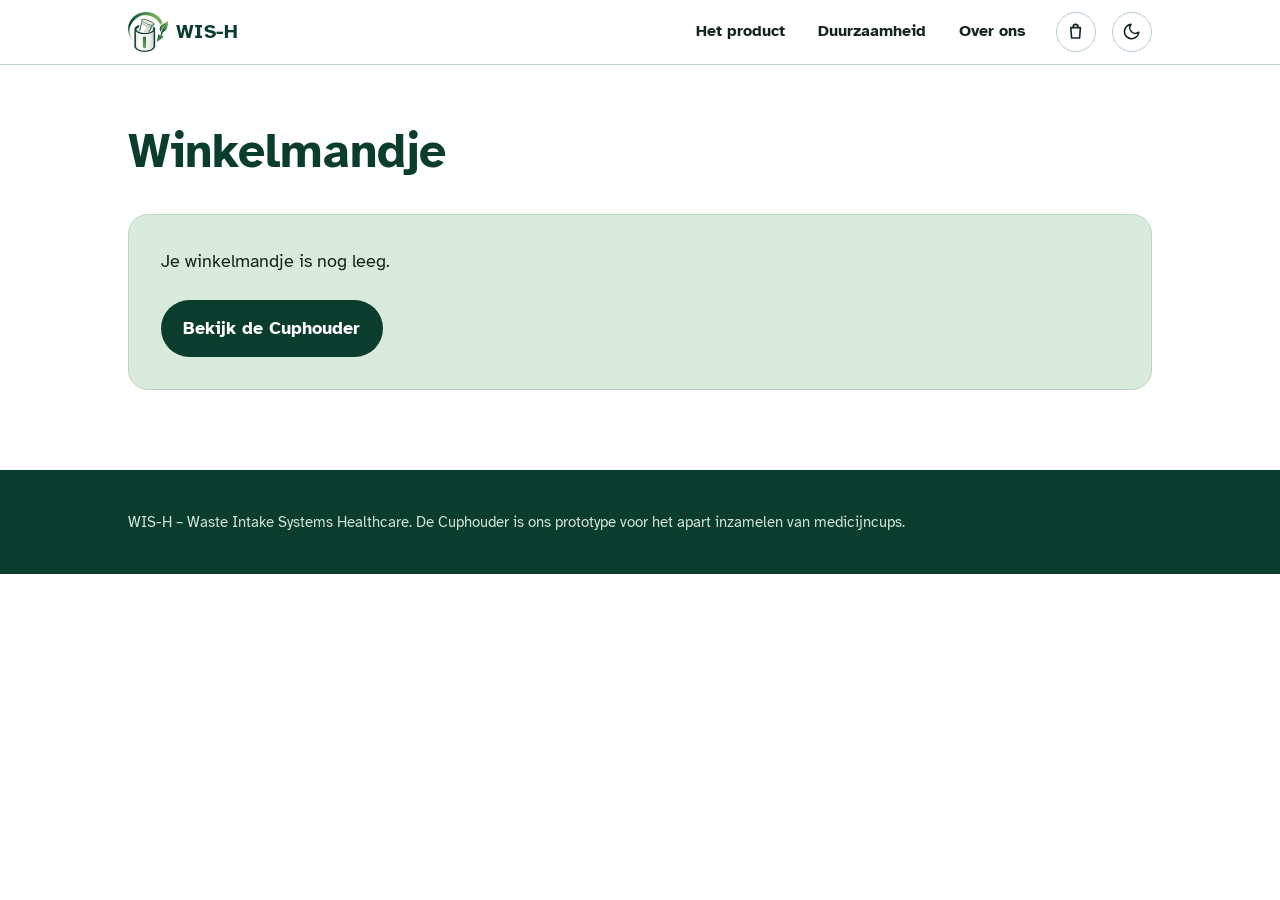
<file: winkelmandje.html>
<!DOCTYPE html>
<html lang="nl">
<head>
  <meta charset="utf-8">
  <meta name="viewport" content="width=device-width, initial-scale=1, viewport-fit=cover">
  <meta name="description" content="Je winkelmandje bij WIS-H.">
  <title>Winkelmandje – WIS-H</title>
  <link rel="icon" type="image/png" href="assets/img/favicon.png">
  <link rel="apple-touch-icon" href="assets/img/apple-touch-icon.png">
  <link rel="preconnect" href="https://fonts.googleapis.com">
  <link rel="preconnect" href="https://fonts.gstatic.com" crossorigin>
  <link href="https://fonts.googleapis.com/css2?family=Atkinson+Hyperlegible:wght@400;700&display=swap" rel="stylesheet">
  <link rel="stylesheet" href="css/style.css">
  <script src="js/theme.js"></script>
</head>
<body>

<header>
  <div class="wrap bar">
    <a class="logo" href="index.html" aria-label="WIS-H, naar de homepagina">
      <img src="assets/img/wish-icon.png" alt="" width="40" height="40">
      <span class="logo-text">WIS-H</span>
    </a>
    <nav id="hoofdmenu" aria-label="Hoofdmenu">
      <a href="index.html">Het product</a>
      <a href="duurzaamheid.html">Duurzaamheid</a>
      <a href="over-ons.html">Over ons</a>
    </nav>
    <a class="cart-link" href="winkelmandje.html" aria-label="Winkelmandje, 0 producten">
      <svg viewBox="0 0 24 24" fill="none" stroke="currentColor" stroke-width="2" stroke-linecap="round" stroke-linejoin="round" aria-hidden="true"><path d="M6 7h12l-1 13H7z"/><path d="M9 7V6a3 3 0 0 1 6 0v1"/></svg>
      <span class="cart-count" hidden>0</span>
    </a>
    <button class="mode" type="button" aria-label="Donkere modus aanzetten">
      <svg class="moon" viewBox="0 0 24 24" fill="none" stroke="currentColor" stroke-width="2" stroke-linecap="round" stroke-linejoin="round" aria-hidden="true"><path d="M21 12.8A9 9 0 1 1 11.2 3a7 7 0 0 0 9.8 9.8z"/></svg>
      <svg class="sun" viewBox="0 0 24 24" fill="none" stroke="currentColor" stroke-width="2" stroke-linecap="round" aria-hidden="true"><circle cx="12" cy="12" r="4.5"/><path d="M12 2v2M12 20v2M4.9 4.9l1.4 1.4M17.7 17.7l1.4 1.4M2 12h2M20 12h2M4.9 19.1l1.4-1.4M17.7 6.3l1.4-1.4"/></svg>
    </button>
    <button class="burger" type="button" aria-label="Menu openen" aria-expanded="false" aria-controls="hoofdmenu">
      <svg class="open" viewBox="0 0 24 24" fill="none" stroke="currentColor" stroke-width="2" stroke-linecap="round" aria-hidden="true"><path d="M4 7h16M4 12h16M4 17h16"/></svg>
      <svg class="close" viewBox="0 0 24 24" fill="none" stroke="currentColor" stroke-width="2" stroke-linecap="round" aria-hidden="true"><path d="M6 6l12 12M18 6L6 18"/></svg>
    </button>
  </div>
</header>

<main>
  <section class="cart-page">
    <div class="wrap">
      <h1>Winkelmandje</h1>

      <div class="cart-empty" hidden>
        <p>Je winkelmandje is nog leeg.</p>
        <a class="btn" href="product.html">Bekijk de Cuphouder</a>
      </div>

      <div class="cart-filled" hidden>
        <ul class="cart-list"></ul>

        <aside class="cart-summary" aria-label="Overzicht">
          <h2>Overzicht</h2>
          <p class="summary-row"><span>Aantal</span> <span class="cart-items-count">0 producten</span></p>
          <p class="summary-row summary-total"><span>Totaal</span> <span class="cart-total">–</span></p>
          <button class="btn checkout" type="button">Afrekenen</button>
          <p class="checkout-note" role="status" hidden>Online betalen is nog niet beschikbaar. Wil je bestellen? Neem contact met ons op, dan regelen we het samen.</p>
        </aside>
      </div>
    </div>
  </section>
</main>

<footer>
  <div class="wrap">WIS-H – Waste Intake Systems Healthcare. De Cuphouder is ons prototype voor het apart inzamelen van medicijncups.</div>
</footer>

<script src="js/main.js" defer></script>
<script src="js/shop.js" defer></script>
</body>
</html>
</file>
<file: css/style.css>
/* ==========================================================
   Cuphouder – stylesheet
   ========================================================== */

:root{
  /* kleuren uit het WIS-H-logo */
  --forest:#0B3D2E;      /* donkergroen van de letters */
  --leaf:#4B904F;        /* middengroen van pijl en blad */
  --lime:#7DB85F;        /* lichtgroen accent */
  --green:#B9D9C0;       /* pastel groen */
  --green-deep:#8DC09A;
  --soft:#D8EBDC;
  --bg:#FFFFFF; --text:#14261C; --muted:#3F5A4A; --line:#B8D6BF; --panel:#FFFFFF;
  --heading:var(--forest); --btn:var(--forest); --band:var(--forest);
  color-scheme:light;
  box-sizing:border-box;
  padding-top:env(safe-area-inset-top,0px);
  padding-bottom:env(safe-area-inset-bottom,0px);
}
:root[data-mode="dark"]{color-scheme:dark;--bg:#111a15;--text:#EEF3EF;--muted:#b5c2b8;--line:#2a3d31;--panel:#17231c;--soft:#16241b;--heading:#A9D4AE;--btn:var(--leaf);--band:#0B2A1F}
*,*::before,*::after{box-sizing:inherit}
html{scroll-padding-top:env(safe-area-inset-top,0px);-webkit-text-size-adjust:100%}
body{margin:0;background:var(--bg);color:var(--text);
  font-family:"Atkinson Hyperlegible",system-ui,-apple-system,"Segoe UI",Arial,sans-serif;
  font-size:clamp(1rem,.95rem + .3vw,1.125rem);line-height:1.6}
h1,h2,h3{hyphens:auto;overflow-wrap:break-word;color:var(--heading)}
img,svg{max-width:100%}
a{color:inherit}
:focus-visible{outline:3px solid var(--green-deep);outline-offset:3px;border-radius:6px}
.wrap{max-width:68rem;margin:0 auto;padding:0 clamp(1rem,4vw,2rem)}

/* header */
header{position:sticky;top:env(safe-area-inset-top,0px);z-index:5;background:var(--bg);border-bottom:1px solid var(--line)}
.bar{display:flex;align-items:center;justify-content:space-between;gap:1rem;min-height:4rem}
.logo{font-weight:700;font-size:1.25rem;text-decoration:none;display:flex;align-items:center;gap:.5rem;white-space:nowrap}
.logo img{display:block;width:2.5rem;height:2.5rem;object-fit:contain}
.logo-text{color:var(--heading);letter-spacing:.02em}
.logo img{transition:transform .4s ease}
.logo:hover img{transform:rotate(-8deg) scale(1.06)}
.hero-logo{display:block;width:100%;max-width:340px;height:auto;margin-left:auto;background:#fff;border-radius:1.5rem;padding:1.25rem}
@media (max-width:820px){.hero-logo{max-width:240px;margin:0 auto}}
nav{display:flex;gap:.25rem}
nav a{text-decoration:none;padding:.5rem .9rem;border-radius:999px;font-weight:700;font-size:1rem;white-space:nowrap}
nav a:hover{background:var(--soft)}
nav a[aria-current="page"]{background:var(--btn);color:#fff}
.mode{flex:none;width:2.5rem;height:2.5rem;border-radius:50%;border:1px solid var(--line);background:var(--bg);color:var(--text);display:grid;place-items:center;cursor:pointer;padding:0}
.mode:hover{background:var(--soft)}
.mode svg{width:1.2rem;height:1.2rem}
.mode .sun{display:none}
:root[data-mode="dark"] .mode .sun{display:block}
:root[data-mode="dark"] .mode .moon{display:none}
nav{margin-left:auto}
.cart-link{position:relative;flex:none;width:2.5rem;height:2.5rem;border-radius:50%;border:1px solid var(--line);background:var(--bg);color:var(--text);display:grid;place-items:center;text-decoration:none}
.cart-link:hover{background:var(--soft)}
.cart-link svg{width:1.2rem;height:1.2rem}
.cart-count{position:absolute;top:-5px;right:-5px;min-width:1.3rem;height:1.3rem;padding:0 .3rem;border-radius:999px;background:var(--leaf);color:#fff;font-size:.72rem;font-weight:700;line-height:1.3rem;text-align:center}
.cart-count[hidden]{display:none}
.cart-link.pop{animation:pop .45s ease}
@keyframes pop{40%{transform:scale(1.25)}}

/* hero: wit, groen als accent */
.hero{position:relative;overflow:hidden;background:linear-gradient(160deg,var(--green) 0%,var(--soft) 55%,var(--bg) 100%);border-bottom:1px solid var(--line)}
.hero .wrap{position:relative;z-index:1}
:root[data-mode="dark"] .hero{background:linear-gradient(160deg,#1B3F2A 0%,var(--soft) 55%,var(--bg) 100%)}
.hero .wrap{display:grid;grid-template-columns:1.15fr .85fr;gap:clamp(1.5rem,4vw,3rem);align-items:center;padding-top:clamp(2.5rem,6vw,4.5rem);padding-bottom:clamp(2.5rem,6vw,4.5rem)}
.hero h1{font-size:clamp(2.1rem,5.5vw,4.2rem);line-height:1.05;margin:0 0 1.25rem;letter-spacing:-.02em;max-width:14ch}
.hero p{max-width:34rem;margin:0;font-size:clamp(1.05rem,1rem + .4vw,1.25rem);color:var(--muted)}
.hero .hero-simple{grid-template-columns:1fr}
.hero .wrap > svg{display:block;width:100%;height:auto;background:var(--bg);border:1px solid var(--line);box-shadow:0 18px 40px -24px rgba(11,61,46,.45);border-radius:1.75rem;padding:1.5rem 1rem .5rem}

section{padding:clamp(3rem,7vw,4.5rem) 0}
main section:nth-of-type(even){background:var(--soft)}
main section:nth-of-type(even) .bin,main section:nth-of-type(even) .member,main section:nth-of-type(even) .stat{background:var(--bg)}
h2{font-size:clamp(1.6rem,3.5vw,2.6rem);line-height:1.15;margin:0 0 1rem;letter-spacing:-.01em}
h3{font-size:1.2rem;margin:0 0 .4rem}
p{margin:0 0 1rem}
.lead{max-width:40rem;color:var(--muted);font-size:clamp(1.05rem,1rem + .3vw,1.2rem)}

/* probleem */
.split{display:grid;grid-template-columns:1fr 1fr;gap:clamp(1.5rem,4vw,3rem);align-items:start}
.bin{border:1px solid var(--line);border-left:5px solid var(--leaf);border-radius:1rem;padding:1.5rem;background:var(--panel)}
.bin ul{margin:0;padding-left:1.2rem}
.bin li{margin-bottom:.6rem}


/* ---------- Impact: cupjes rond de houder ---------- */
main section.orbit-section{position:relative;overflow:hidden;background:var(--band);color:#E4F0E6}
.orbit-section .wrap{position:relative;z-index:1}
.orbit-section h2,.orbit-section h3{color:#fff}
.orbit-section .lead{color:#CFE3D3}
.orbit-layout{display:grid;grid-template-columns:minmax(0,1.1fr) minmax(0,.9fr);gap:clamp(1.5rem,4vw,3.5rem);align-items:center;margin-top:1.5rem}
.orbit{position:relative;width:100%;max-width:560px;aspect-ratio:1;margin:0 auto 2.5rem}
.orbit-ring{position:absolute;inset:0;width:100%;height:100%;overflow:visible}
.orbit-ring circle{fill:none;stroke:rgba(255,255,255,.35);stroke-width:.5;stroke-dasharray:2.4 2}
.orbit-spin{position:absolute;inset:0;z-index:1}
.cup-inner{position:relative;display:flex;flex-direction:column;align-items:center}
@media (prefers-reduced-motion:no-preference){
  /* ring + cupjes draaien samen; de binnenkant draait terug zodat de tekst rechtop blijft */
  .orbit-spin{animation:spin 70s linear infinite}
  .cup-inner{animation:spin 70s linear infinite reverse}
  .orbit:hover .orbit-spin,.orbit:hover .cup-inner,
  .orbit:focus-within .orbit-spin,.orbit:focus-within .cup-inner{animation-play-state:paused}
  @keyframes spin{to{transform:rotate(360deg)}}
}
.orbit-product{position:absolute;z-index:2;left:50%;top:51%;width:22%;transform:translate(-50%,-50%)}
.orbit-product svg{display:block;width:100%;height:auto;overflow:visible;filter:drop-shadow(0 14px 22px rgba(0,0,0,.35))}
.hp-hook-top{fill:#45B864}
.hp-hook-inner{fill:#0E4F22}
.hp-hook-back{fill:#1C7A37}
.hp-hook-edge{fill:#2A9647}
.hp-hook-shine{fill:none;stroke:#62C97F;stroke-width:.9;stroke-linecap:round;opacity:.85}
.hp-slot{fill:#1E7B39}
.hp-lip{stroke:#3BAA58;stroke-width:1.6}
.hp-tab{fill:#2E9A4C}
.hp-rim{fill:#3AAE5A}
.hp-mouth{fill:#1B7535}
.hp-cup{fill:#FCFCF8;stroke:#AEB9B0;stroke-width:1.4;stroke-linejoin:round;transform-box:fill-box}
.hp-cup.drop{animation:cupdrop .6s cubic-bezier(.5,0,.6,1.25)}
@keyframes cupdrop{from{transform:translateY(var(--from,-40px))}to{transform:translateY(0)}}
.orbit-product.bump svg{animation:bump .35s ease}
@keyframes bump{50%{transform:scale(1.05,.96)}}

.orbit-cup{position:absolute;left:var(--x);top:var(--y);transform:translate(-50%,-50%);background:none;border:0;padding:0;cursor:pointer;color:inherit;font:inherit;display:flex;flex-direction:column;align-items:center;z-index:2}
.cup-ball{display:grid;place-items:center;width:clamp(3.4rem,11vw,5.5rem);aspect-ratio:1;border-radius:50%;background:rgba(255,255,255,.08);border:2px solid rgba(255,255,255,.35);color:var(--lime);transition:transform .25s ease,background .25s ease,border-color .25s ease,box-shadow .25s ease}
.cup-ball svg{width:46%;height:auto}
.orbit-cup:hover .cup-ball{transform:scale(1.08);background:rgba(255,255,255,.16);border-color:var(--lime)}
.orbit-cup.used .cup-ball{background:#F7F4E6;border-color:var(--lime);color:#2E6B3F}
.orbit-cup.used .cup-ball svg{opacity:.35}
.orbit-cup[aria-pressed="true"] .cup-ball{box-shadow:0 0 0 5px rgba(125,184,95,.45)}
.orbit-cup.flying .cup-ball svg{visibility:hidden}
.cup-label{position:absolute;top:100%;margin-top:.45rem;width:max-content;max-width:8.5rem;text-align:center;font-weight:700;font-size:.92rem;line-height:1.2;color:#fff}
.orbit-cup.used .cup-label{color:var(--lime)}
.recycle-bin{position:absolute;left:50%;top:88%;width:19%;transform:translate(-50%,-50%) scale(.6);opacity:0;z-index:4;pointer-events:none;transition:opacity .3s ease,transform .35s cubic-bezier(.3,1.5,.5,1)}
.recycle-bin.show{opacity:1;transform:translate(-50%,-50%) scale(1)}
.recycle-bin.shake{animation:binshake .35s ease}
@keyframes binshake{25%{transform:translate(-50%,-50%) rotate(-4deg)}75%{transform:translate(-50%,-50%) rotate(4deg)}}
.recycle-bin svg{display:block;width:100%;height:auto;overflow:visible;filter:drop-shadow(0 8px 12px rgba(0,0,0,.35))}
.bin-back{fill:#8F6434}
.bin-flap{fill:#D9AE73;stroke:#9C6E3A;stroke-width:1.5;stroke-linejoin:round}
.bin-body{fill:#C8975A;stroke:#9C6E3A;stroke-width:1.5;stroke-linejoin:round}
.bin-tape{fill:#B88648}
.bin-icon{fill:#7A5530;font:700 26px system-ui,sans-serif;text-anchor:middle}
.falling-cup{position:absolute;pointer-events:none;z-index:3}
.falling-cup svg{display:block;width:100%;height:100%}
.flying-cup{position:absolute;width:clamp(1.8rem,6vw,3rem);color:var(--lime);pointer-events:none;z-index:3;translate:-50% -50%}
.flying-cup svg{display:block;width:100%;height:auto}

.orbit-panel{background:rgba(255,255,255,.06);border:1px solid rgba(255,255,255,.18);border-radius:1.25rem;padding:clamp(1.25rem,3vw,2rem);min-height:16rem}
.orbit-count{margin:0 0 1rem;font-size:.9rem;font-weight:700;color:var(--lime);letter-spacing:.02em}
.panel h3{font-size:1.4rem;margin-bottom:.6rem}
.panel p,.panel li{color:#D7E8DA}
.panel ul{margin:0;padding-left:1.2rem}
.panel li{margin-bottom:.4rem}
.panel .big{font-size:1.15rem;font-weight:700;color:#fff;margin:0}
.panel.show{animation:panelin .45s ease}
@keyframes panelin{from{opacity:0;transform:translateY(10px)}to{opacity:1;transform:none}}
.mini-stats{display:grid;grid-template-columns:repeat(3,1fr);gap:.75rem}
.mini-stats div{background:rgba(255,255,255,.08);border-radius:.9rem;padding:.9rem .75rem}
.mini-stats b{display:block;font-size:1.5rem;margin-bottom:.2rem}
.mini-stats span{font-size:.9rem;color:#CFE3D3}
.orbit-reset{margin-top:1.25rem;background:transparent;color:#fff;border:1.5px solid rgba(255,255,255,.4);border-radius:999px;padding:.6rem 1.1rem;font:inherit;font-weight:700;cursor:pointer}
.orbit-reset:hover{border-color:var(--lime);color:var(--lime)}

@media (max-width:900px){
  .orbit-layout{grid-template-columns:1fr}
  .orbit{max-width:440px}
}
@media (max-width:600px){
  .cup-label{font-size:.75rem;max-width:5.5rem;margin-top:.3rem}
  .mini-stats{grid-template-columns:1fr}
  .orbit{margin-bottom:2rem}
}

/* ---------- Productblok op de homepagina ---------- */
.eyebrow{margin:0 0 .4rem;font-size:.85rem;font-weight:700;letter-spacing:.08em;text-transform:uppercase;color:var(--leaf)}
.teaser-card{display:grid;grid-template-columns:minmax(0,.8fr) minmax(0,1.2fr);gap:clamp(1.5rem,4vw,3.5rem);align-items:center;text-decoration:none;color:inherit;background:var(--bg);border:1px solid var(--line);border-radius:1.5rem;padding:clamp(1rem,3vw,1.75rem);transition:transform .25s ease,box-shadow .25s ease}
.teaser-card:hover{transform:translateY(-4px);box-shadow:0 22px 44px -28px rgba(11,61,46,.55)}
.teaser-img{position:relative;border-radius:1rem;overflow:hidden;background:#EAEAEA;aspect-ratio:4/5}
.teaser-img img{position:absolute;inset:0;display:block;width:100%;height:100%;object-fit:contain;transition:transform .5s ease}
.teaser-card:hover .teaser-img img{transform:scale(1.04)}
.teaser-body h2{margin-bottom:.75rem}
.teaser-body > p{color:var(--muted)}
.teaser-points{list-style:none;padding:0;margin:0 0 1.25rem}
.teaser-points li{position:relative;padding-left:1.6rem;margin-bottom:.45rem}
.teaser-points li::before,.features li::before{content:"";position:absolute;left:0;top:.45em;width:.9rem;height:.9rem;border-radius:50%;background:var(--green);box-shadow:inset 0 0 0 3px var(--leaf)}
.teaser-price{font-size:1.4rem;font-weight:700;color:var(--heading)!important;margin-bottom:.75rem}

/* ---------- Productpagina ---------- */
.product-page,.cart-page{padding:clamp(1.5rem,4vw,3rem) 0 clamp(3rem,7vw,5rem)}
.breadcrumb{font-size:.92rem;color:var(--muted);margin-bottom:1.5rem}
.breadcrumb a{color:var(--leaf);font-weight:700;text-decoration:none}
.product-grid{display:grid;grid-template-columns:minmax(0,1fr) minmax(0,1fr);gap:clamp(1.5rem,5vw,4rem);align-items:start}
.gallery-main{position:relative;background:#EAEAEA;border:1px solid var(--line);border-radius:1.5rem;overflow:hidden;aspect-ratio:4/5}
.gallery-main img{position:absolute;inset:0;display:block;width:100%;height:100%;object-fit:contain}
.thumbs{display:grid;grid-template-columns:repeat(5,minmax(0,1fr));gap:.6rem;margin-top:.75rem}
.thumb{aspect-ratio:1;padding:0;border:2px solid transparent;border-radius:.8rem;overflow:hidden;background:var(--soft);cursor:pointer}
.thumb img{display:block;width:100%;height:100%;object-fit:cover}
.thumb:hover{border-color:var(--green-deep)}
.thumb[aria-current="true"]{border-color:var(--leaf)}
.product-info{position:sticky;top:6rem}
.product-info h1{font-size:clamp(2rem,4.5vw,3rem);line-height:1.1;margin:0 0 .5rem}
.price{font-size:1.6rem;font-weight:700;color:var(--heading);margin-bottom:1rem}
.product-intro{color:var(--muted)}
.add-to-cart{display:flex;flex-wrap:wrap;gap:.75rem;align-items:center;margin:1.5rem 0 2rem}
.add-to-cart .btn{margin:0}
button.btn{border:0;cursor:pointer;font:inherit;font-weight:700}
.qty{display:inline-flex;align-items:center;border:1px solid var(--line);border-radius:999px;background:var(--bg);overflow:hidden}
.qty button{width:2.6rem;height:2.9rem;border:0;background:transparent;color:var(--text);font:inherit;font-size:1.25rem;cursor:pointer}
.qty button:hover{background:var(--soft)}
.qty input{width:2.8rem;height:2.9rem;border:0;background:transparent;color:var(--text);font:inherit;font-weight:700;text-align:center;-moz-appearance:textfield}
.qty input::-webkit-outer-spin-button,.qty input::-webkit-inner-spin-button{-webkit-appearance:none;margin:0}
.features-title{font-size:1.25rem;margin-top:0}
.features{list-style:none;padding:0;margin:0}
.features li{position:relative;padding:.6rem 0 .6rem 1.6rem;border-top:1px solid var(--line)}
.features li::before{top:1.05em}

/* ---------- Winkelmandje ---------- */
.cart-page h1{font-size:clamp(2rem,4.5vw,3rem);margin:0 0 1.5rem}
.cart-empty{background:var(--soft);border:1px solid var(--line);border-radius:1.25rem;padding:2rem}
.cart-filled{display:grid;grid-template-columns:minmax(0,1.6fr) minmax(0,1fr);gap:clamp(1.5rem,4vw,3rem);align-items:start}
.cart-filled[hidden],.cart-empty[hidden]{display:none}
.cart-list{list-style:none;margin:0;padding:0}
.cart-item{display:grid;grid-template-columns:5rem minmax(0,1fr) auto auto;gap:1rem;align-items:center;padding:1rem 0;border-bottom:1px solid var(--line)}
.cart-item:first-child{border-top:1px solid var(--line)}
.cart-thumb img{display:block;width:5rem;height:5rem;object-fit:cover;border-radius:.8rem;background:var(--soft)}
.cart-info a{text-decoration:none}
.cart-info h3{margin:0}
.cart-info p{margin:.2rem 0 0;color:var(--muted)}
.cart-remove{background:none;border:0;color:var(--muted);font:inherit;font-size:.92rem;text-decoration:underline;cursor:pointer}
.cart-remove:hover{color:var(--text)}
.cart-summary{background:var(--soft);border:1px solid var(--line);border-radius:1.25rem;padding:1.5rem}
.cart-summary h2{font-size:1.3rem;margin-top:0}
.summary-row{display:flex;justify-content:space-between;gap:1rem;margin:0 0 .6rem}
.summary-total{font-weight:700;font-size:1.1rem;padding-top:.6rem;border-top:1px solid var(--line)}
.checkout{width:100%;margin-top:.75rem!important;text-align:center}
.checkout-note{margin:1rem 0 0;font-size:.95rem;color:var(--muted)}

/* melding */
.toast{position:fixed;left:50%;bottom:calc(1.25rem + env(safe-area-inset-bottom,0px));transform:translate(-50%,150%);z-index:20;max-width:calc(100% - 2rem);background:var(--forest);color:#fff;padding:.9rem 1.2rem;border-radius:999px;box-shadow:0 14px 30px -12px rgba(0,0,0,.45);transition:transform .35s ease;font-weight:700}
.toast a{color:var(--lime);margin-left:.4rem}
.toast.show{transform:translate(-50%,0)}

/* webshop: tablet en telefoon */
@media (max-width:900px){
  .product-grid,.cart-filled{grid-template-columns:1fr}
  .product-info{position:static}
  .gallery-main{aspect-ratio:1}
}
@media (max-width:600px){
  .teaser-card{grid-template-columns:1fr}
  .teaser-img{aspect-ratio:1}
  .cart-item{grid-template-columns:4rem minmax(0,1fr);row-gap:.6rem}
  .cart-thumb img{width:4rem;height:4rem}
  .cart-item .qty{grid-column:2;justify-self:start}
  .cart-remove{grid-column:2;justify-self:start;padding:0}
  .add-to-cart .btn{flex:1}
  .toast{left:1rem;right:1rem;max-width:none;transform:translateY(150%);border-radius:1rem;text-align:center}
  .toast.show{transform:translateY(0)}
}

/* voordelen */
.benefits{display:grid;grid-template-columns:repeat(2,1fr);gap:0 3rem;margin-top:2rem}
.benefits div{padding:1.25rem 0;border-top:3px solid var(--leaf)}
.benefits p{color:var(--muted);margin:0}

.cta-box{position:relative;overflow:hidden;background:var(--band);color:#fff;border-radius:1.5rem;padding:clamp(1.75rem,5vw,3rem)}
.cta-box h2{margin-bottom:.5rem;color:#fff}
.cta-box > *{position:relative;z-index:1}
.cta-box .btn{background:var(--lime);color:#0B3D2E}
.cta-box p{color:#cfe3d3;max-width:36rem}
.btn{display:inline-block;background:var(--btn);color:#fff;transition:transform .2s ease,background .2s ease;text-decoration:none;font-weight:700;padding:.9rem 1.4rem;border-radius:999px;margin-top:.5rem}

/* duurzaamheid */
.stats{display:grid;grid-template-columns:repeat(3,1fr);gap:1.25rem;margin-top:2rem}
.stat{border:1px solid var(--line);border-top:5px solid var(--leaf);border-radius:1rem;padding:1.5rem;background:var(--panel)}
.stat b{display:block;font-size:clamp(1.8rem,4vw,2.4rem);line-height:1.1;margin-bottom:.3rem}
.stat span{color:var(--muted)}
.todo{background:#fff6c7;color:#1f2a22;padding:0 .3rem;border-radius:4px}
.photo{border:2px dashed var(--green-deep);border-radius:1rem;min-height:clamp(12rem,30vw,16rem);display:grid;place-items:center;color:var(--muted);background:var(--soft);text-align:center;padding:1rem}

/* over ons */
.team{display:grid;grid-template-columns:repeat(auto-fill,minmax(min(100%,12rem),1fr));gap:1.25rem;margin-top:2rem}
.member{background:var(--panel);border:1px solid var(--line);border-radius:1rem;padding:1.5rem;text-align:center}
.avatar{width:4.5rem;height:4.5rem;border-radius:50%;background:var(--green);border:2px solid var(--leaf);display:grid;place-items:center;font-weight:700;font-size:1.5rem;color:#0B3D2E;margin:0 auto 1rem}
.member h3{margin:0}
.member p{margin:.2rem 0 0;color:var(--muted)}

footer{position:relative;overflow:hidden;padding:2.5rem 0;font-size:.95rem;background:var(--band);color:#cfe3d3}
footer .wrap{position:relative;z-index:1}

/* tablet (iPad) */
@media (max-width:1024px){
  .stats{grid-template-columns:repeat(3,1fr)}
  .benefits{gap:0 2rem}
}
/* tablet staand en kleiner */
@media (max-width:820px){
  .hero .wrap,.split{grid-template-columns:1fr}
  .hero .wrap > svg{max-width:300px}
  .stats{grid-template-columns:1fr 1fr}
}
/* telefoon */
.burger{display:none}
@media (max-width:760px){
  .bar{flex-wrap:wrap;gap:0 .5rem}
  .cart-link{margin-left:auto}
  .burger{display:grid;flex:none;width:2.5rem;height:2.5rem;border-radius:50%;border:1px solid var(--line);background:var(--bg);color:var(--text);place-items:center;cursor:pointer;padding:0}
  .burger svg{width:1.3rem;height:1.3rem}
  .burger .close{display:none}
  .burger[aria-expanded="true"] .open{display:none}
  .burger[aria-expanded="true"] .close{display:block}
  nav{order:3;width:100%;margin:0;flex-direction:column;gap:.25rem;padding:.5rem 0 1rem;display:none}
  nav.is-open{display:flex}
  nav a{padding:.8rem 1rem;border-radius:.75rem;font-size:1.05rem}
}
@media (max-width:600px){
  .benefits,.stats{grid-template-columns:1fr}
  .hero .wrap > svg{max-width:240px;margin:0 auto}
  .btn{display:block;text-align:center}
}
@media (prefers-reduced-motion:no-preference){
  .hero .drop{transform-box:fill-box;animation:drop 1.6s cubic-bezier(.5,0,.6,1.2) .5s 1 both}
  @keyframes drop{0%{transform:translateY(-120px);opacity:0}15%{opacity:1}100%{transform:translateY(0);opacity:1}}
}

/* ==========================================================
   Animaties: blaadjes en zacht inschuiven
   ========================================================== */
.leaves{position:absolute;inset:0;pointer-events:none;z-index:0}
.leaf{position:absolute;top:-2rem;left:var(--x);width:var(--s);height:var(--s);opacity:.85;color:var(--c)}
.leaf svg{display:block;width:100%;height:100%}
.card-hover{transition:transform .25s ease,box-shadow .25s ease}
.card-hover:hover{transform:translateY(-4px);box-shadow:0 14px 30px -20px rgba(11,61,46,.5)}
.btn:hover{transform:translateY(-2px)}

@media (prefers-reduced-motion:no-preference){
  .leaf{animation:fall var(--d) linear var(--delay) infinite}
  .leaf svg{animation:sway calc(var(--d) / 3) ease-in-out var(--delay) infinite alternate}
  @keyframes fall{
    0%{transform:translate(0,0) rotate(var(--r));opacity:0}
    10%{opacity:.85}
    90%{opacity:.85}
    100%{transform:translate(var(--drift),calc(var(--h,600px) + 4rem)) rotate(calc(var(--r) + 220deg));opacity:0}
  }
  @keyframes sway{from{transform:translateX(-10px) rotate(-15deg)}to{transform:translateX(10px) rotate(15deg)}}

  .reveal{opacity:0;transform:translateY(18px);transition:opacity .6s ease,transform .6s ease}
  .reveal.in{opacity:1;transform:none}
}
</file>
